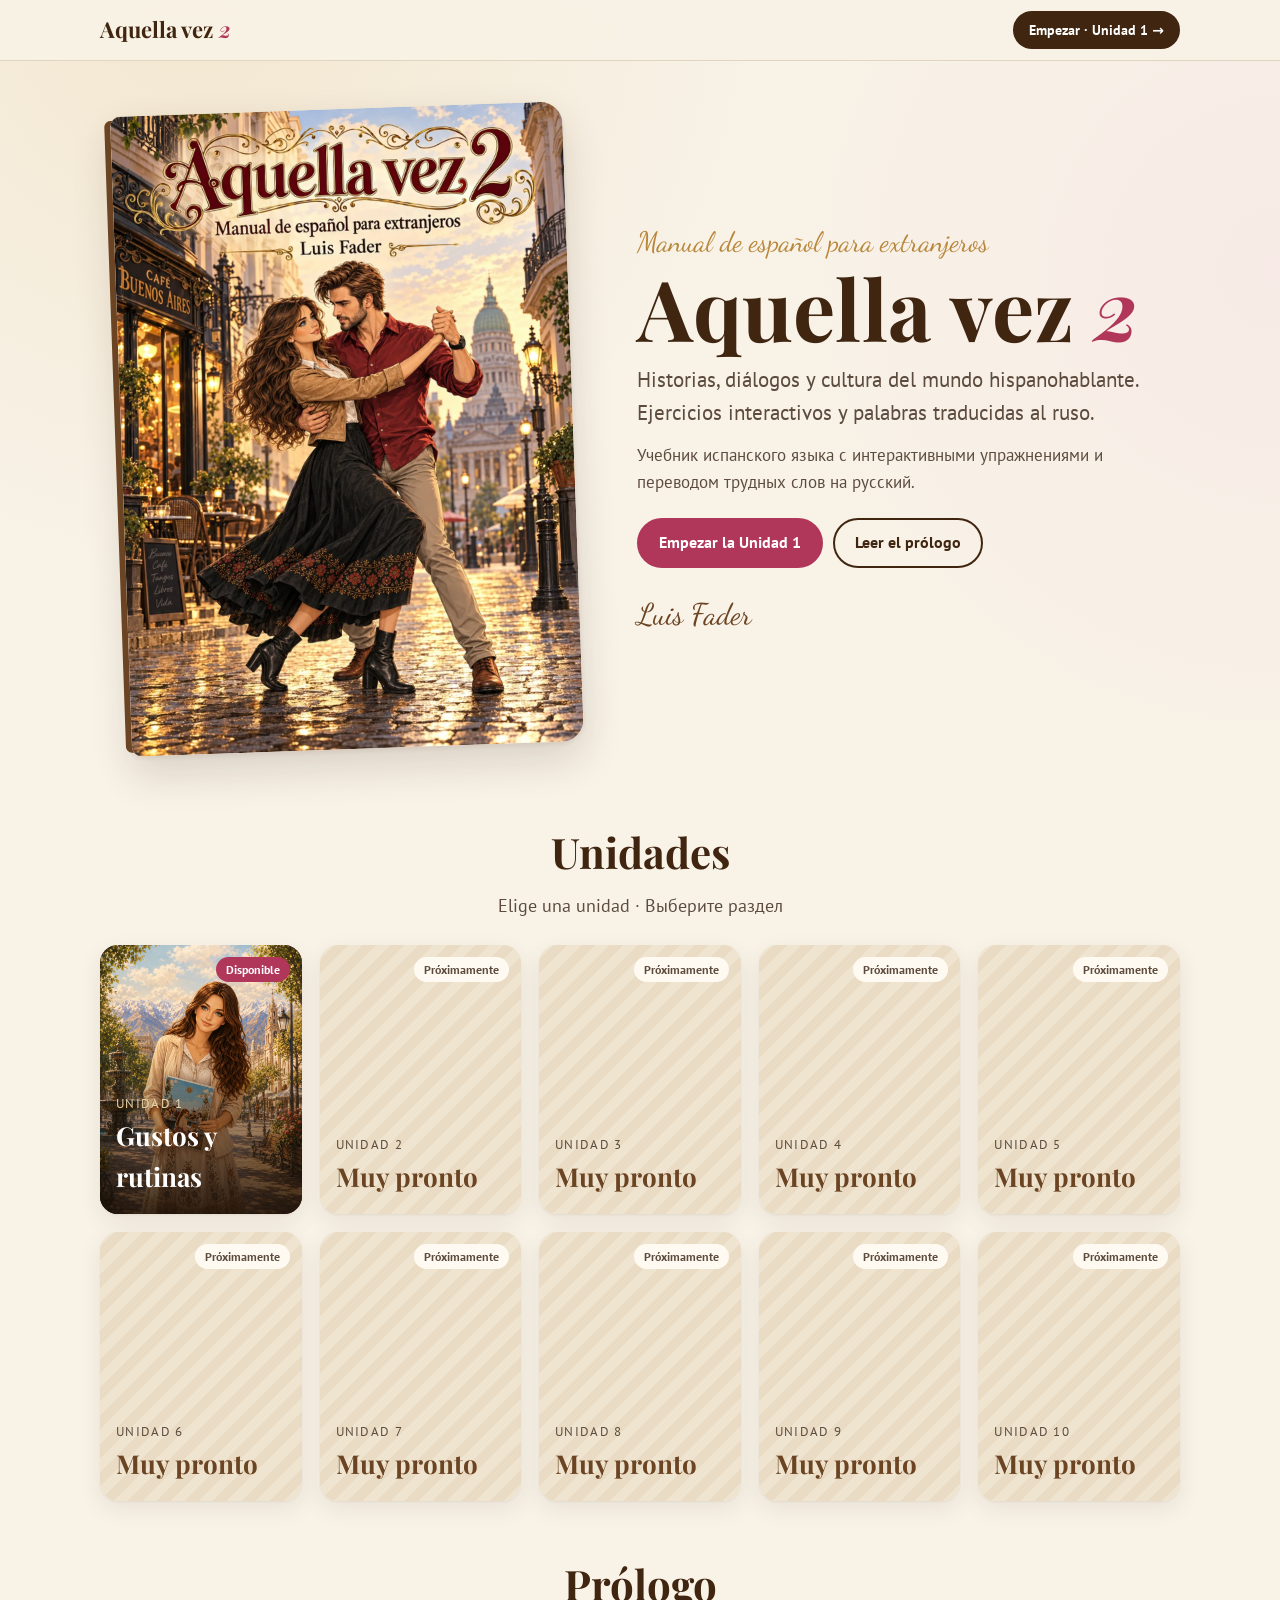
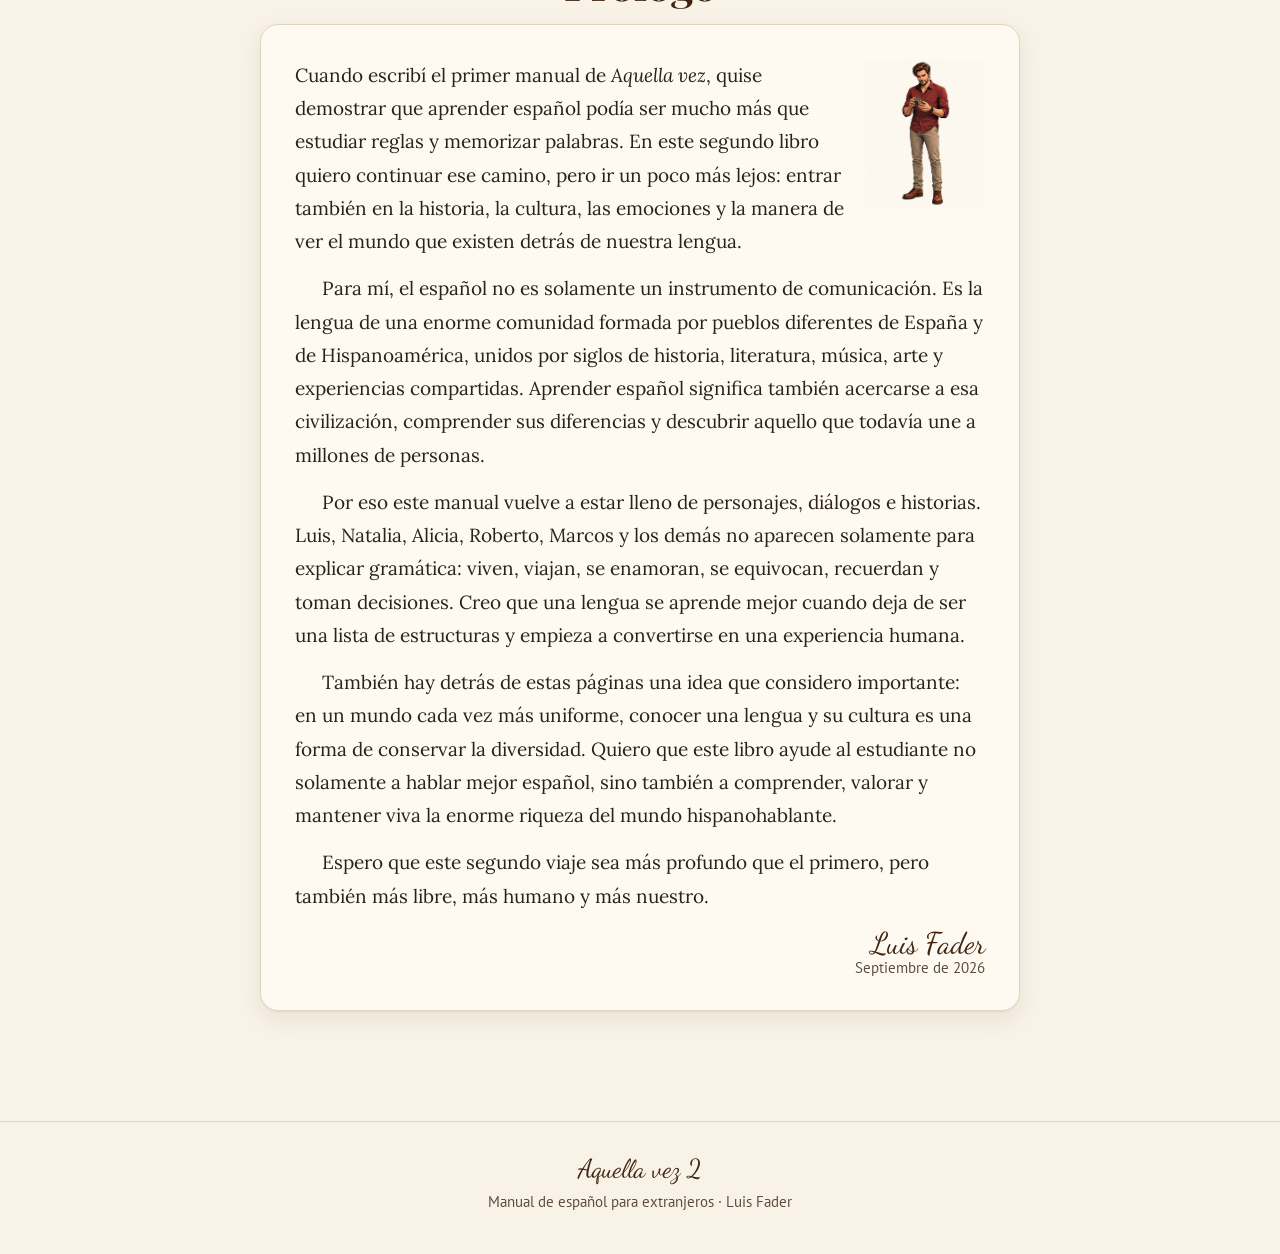
<file: index.html>
<!doctype html>
<html lang="es">
<head>
  <meta charset="utf-8">
  <meta name="viewport" content="width=device-width, initial-scale=1">
  <title>Aquella vez 2 · Manual de español · Luis Fader</title>
  <meta name="description" content="Aquella vez 2: manual de español para extranjeros de Luis Fader, con diálogos traducidos al ruso y ejercicios interactivos.">
  <meta name="theme-color" content="#402611">
  <link rel="icon" href="img/favicon.svg" type="image/svg+xml">
  <link rel="preconnect" href="https://fonts.googleapis.com">
  <link rel="preconnect" href="https://fonts.gstatic.com" crossorigin>
  <link href="https://fonts.googleapis.com/css2?family=Dancing+Script:wght@500;700&family=Lora:ital,wght@0,400;0,600;0,700;1,400&family=PT+Sans:ital,wght@0,400;0,700;1,400&family=Playfair+Display:ital,wght@0,600;0,700;1,600&display=swap&subset=cyrillic" rel="stylesheet">
  <link rel="stylesheet" href="css/estilos.css">
</head>
<body>
  <header class="barra">
    <div class="contenedor">
      <div class="barra__fila">
        <a class="marca" href="index.html">Aquella vez <span>2</span></a>
        <div class="barra__espacio"></div>
        <a class="btn btn--pequeno" href="unidad1.html">Empezar · Unidad 1 →</a>
      </div>
    </div>
  </header>

  <main class="contenedor">
    <section class="inicio-hero">
      <div class="inicio-hero__portada">
        <picture>
          <source srcset="img/portada-libro.webp" type="image/webp">
          <img src="img/portada-libro.jpg" alt="Portada de Aquella vez 2: una pareja baila tango en una calle de Buenos Aires">
        </picture>
      </div>
      <div>
        <p class="hero__antetitulo" style="color:var(--oro)">Manual de español para extranjeros</p>
        <h1>Aquella vez <span>2</span></h1>
        <p class="sub">Historias, diálogos y cultura del mundo hispanohablante. Ejercicios interactivos y palabras traducidas al ruso.</p>
        <p class="sub" style="font-size:17px;margin-top:-10px">Учебник испанского языка с интерактивными упражнениями и переводом трудных слов на русский.</p>
        <div class="acciones">
          <a class="btn btn--rosa" href="unidad1.html">Empezar la Unidad 1</a>
          <a class="btn btn--claro" href="#prologo">Leer el prólogo</a>
        </div>
        <p class="autor" style="margin:22px 0 0">Luis Fader</p>
      </div>
    </section>

    <h2 class="titulo-bloque">Unidades</h2>
    <p class="subtitulo-bloque">Elige una unidad · Выберите раздел</p>
    <div class="unidades" id="unidades">
      <a class="unidad" href="unidad1.html">
        <picture><source srcset="img/u1-portada.webp" type="image/webp"><img src="img/u1-portada.jpg" alt="" loading="lazy"></picture>
        <span class="unidad__sello">Disponible</span>
        <div class="unidad__texto"><small>Unidad 1</small><strong>Gustos y rutinas</strong></div>
      </a>
    </div>

    <section class="prologo" id="prologo">
      <h2 class="titulo-bloque">Prólogo</h2>
      <div class="tarjeta">
        <img src="img/u1-a-img40.jpg" alt="" style="float:right;width:120px;margin:0 0 10px 16px;mix-blend-mode:multiply" loading="lazy">
        <div class="lectura">
          <p>Cuando escribí el primer manual de <i>Aquella vez</i>, quise demostrar que aprender español podía ser mucho más que estudiar reglas y memorizar palabras. En este segundo libro quiero continuar ese camino, pero ir un poco más lejos: entrar también en la historia, la cultura, las emociones y la manera de ver el mundo que existen detrás de nuestra lengua.</p>
          <p>Para mí, el español no es solamente un instrumento de comunicación. Es la lengua de una enorme comunidad formada por pueblos diferentes de España y de Hispanoamérica, unidos por siglos de historia, literatura, música, arte y experiencias compartidas. Aprender español significa también acercarse a esa civilización, comprender sus diferencias y descubrir aquello que todavía une a millones de personas.</p>
          <p>Por eso este manual vuelve a estar lleno de personajes, diálogos e historias. Luis, Natalia, Alicia, Roberto, Marcos y los demás no aparecen solamente para explicar gramática: viven, viajan, se enamoran, se equivocan, recuerdan y toman decisiones. Creo que una lengua se aprende mejor cuando deja de ser una lista de estructuras y empieza a convertirse en una experiencia humana.</p>
          <p>También hay detrás de estas páginas una idea que considero importante: en un mundo cada vez más uniforme, conocer una lengua y su cultura es una forma de conservar la diversidad. Quiero que este libro ayude al estudiante no solamente a hablar mejor español, sino también a comprender, valorar y mantener viva la enorme riqueza del mundo hispanohablante.</p>
          <p>Espero que este segundo viaje sea más profundo que el primero, pero también más libre, más humano y más nuestro.</p>
        </div>
        <p class="prologo__firma">Luis Fader<small>Septiembre de 2026</small></p>
      </div>
    </section>
  </main>

  <footer class="pie">
    <div class="contenedor">
      <span class="firma">Aquella vez 2</span>
      Manual de español para extranjeros · Luis Fader
    </div>
  </footer>

  <script>
    // Unidades que todavía no están en línea
    (function () {
      var cont = document.getElementById("unidades");
      for (var n = 2; n <= 10; n++) {
        var d = document.createElement("div");
        d.className = "unidad unidad--pronto";
        d.innerHTML = '<span class="unidad__sello">Próximamente</span><div class="unidad__texto"><small>Unidad ' + n + '</small><strong>Muy pronto</strong></div>';
        cont.appendChild(d);
      }
    })();
  </script>
</body>
</html>
</file>
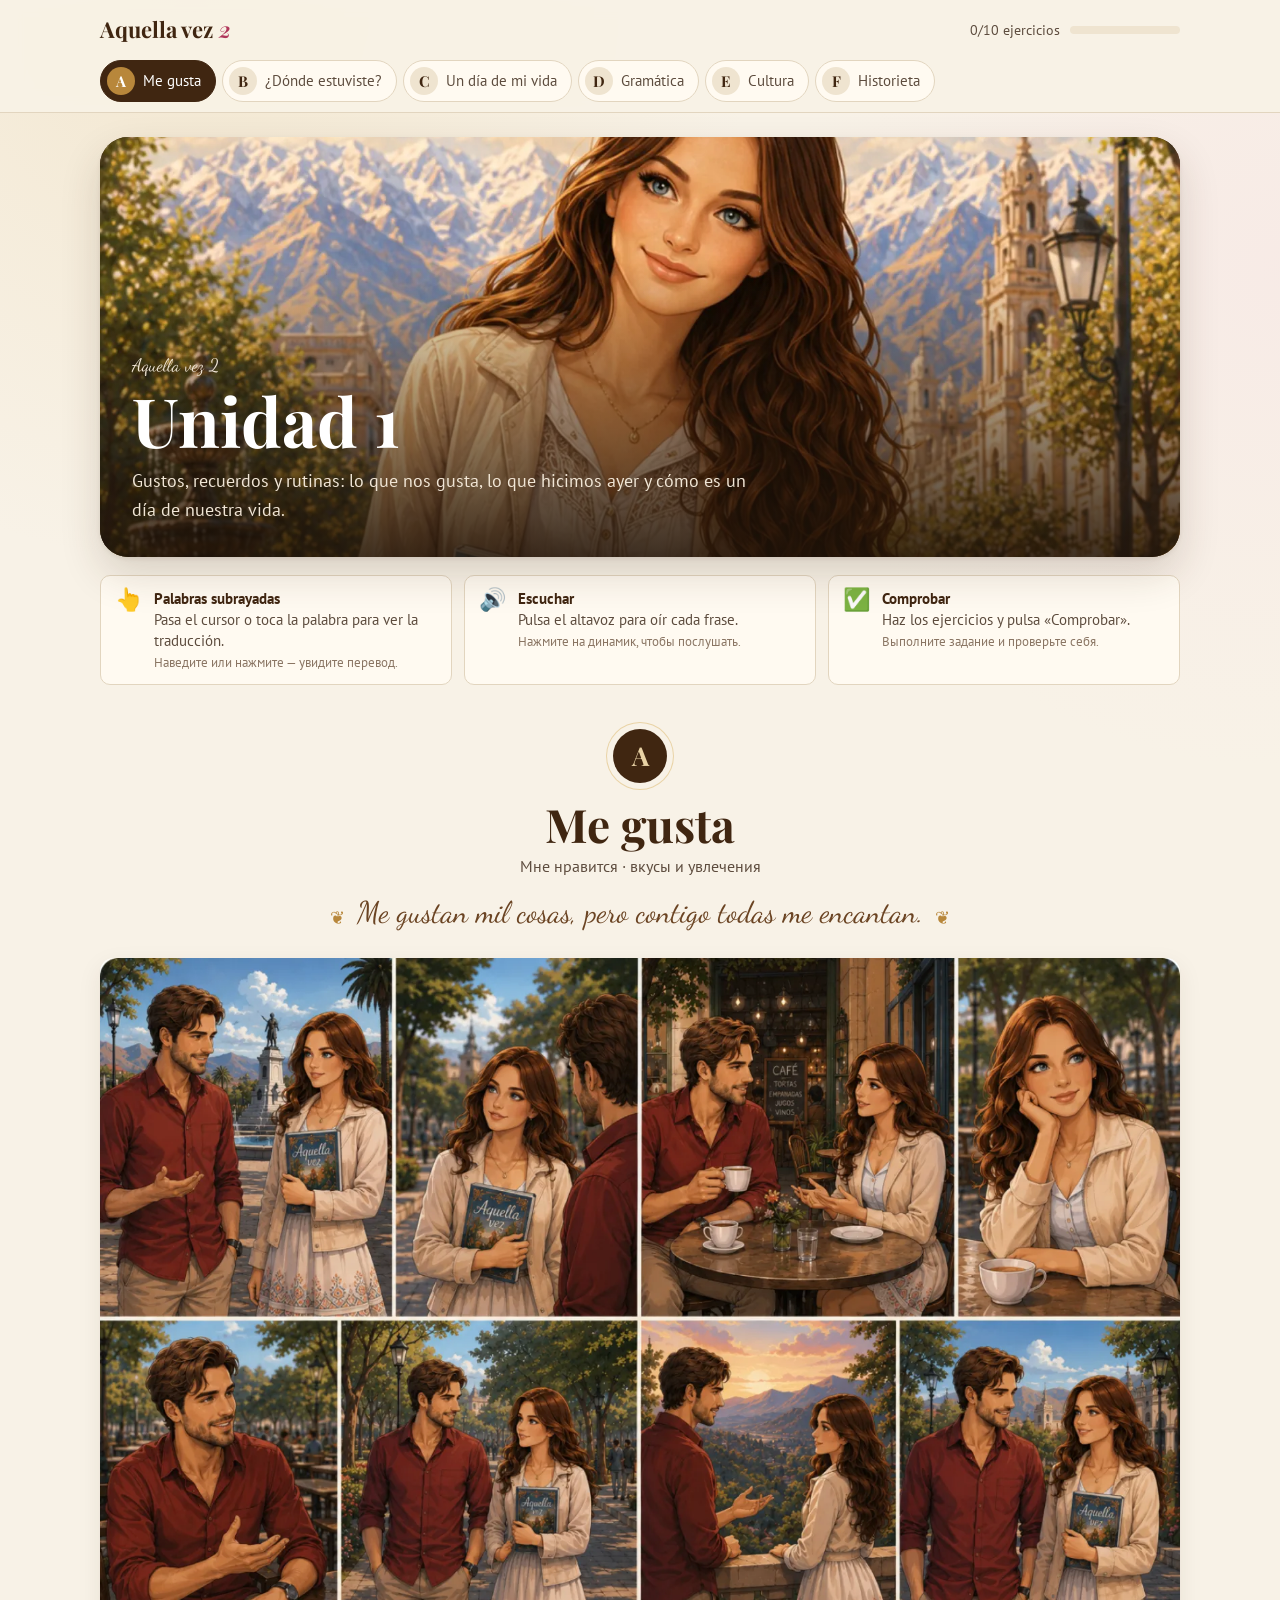
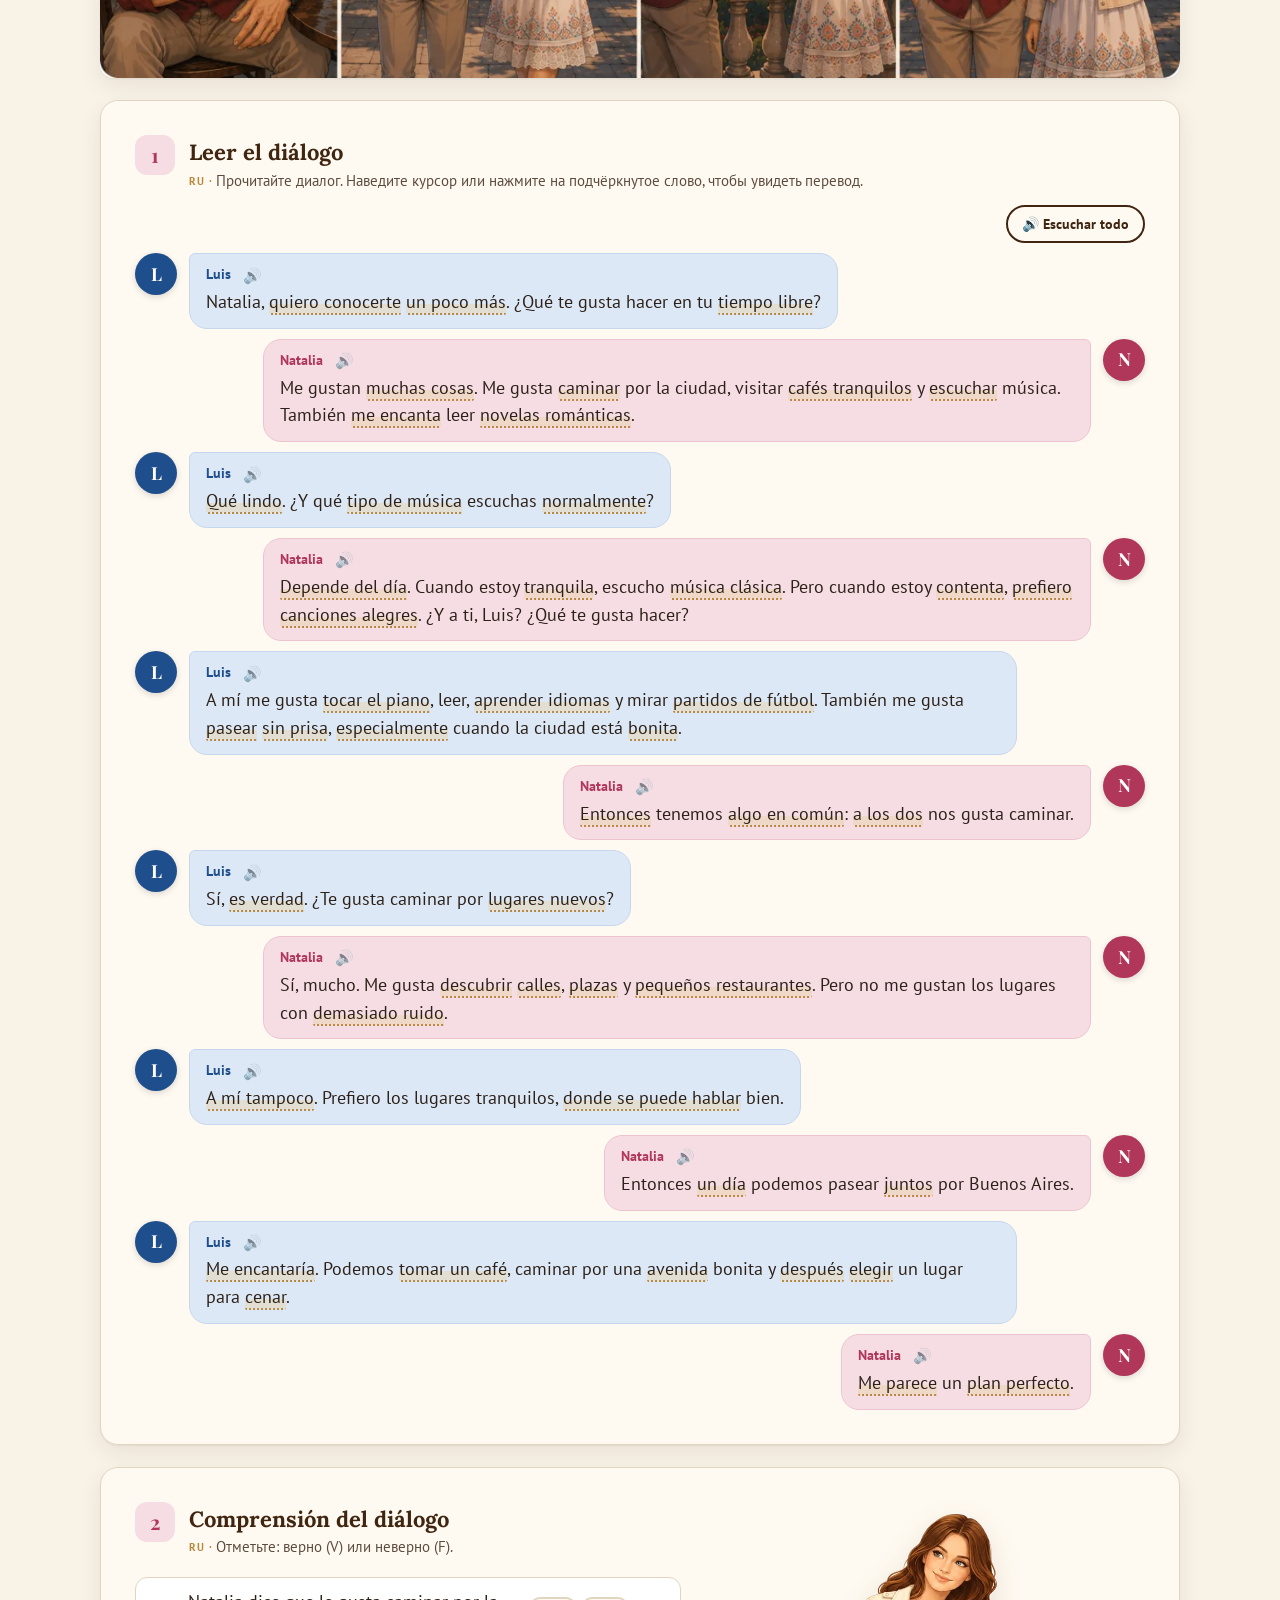
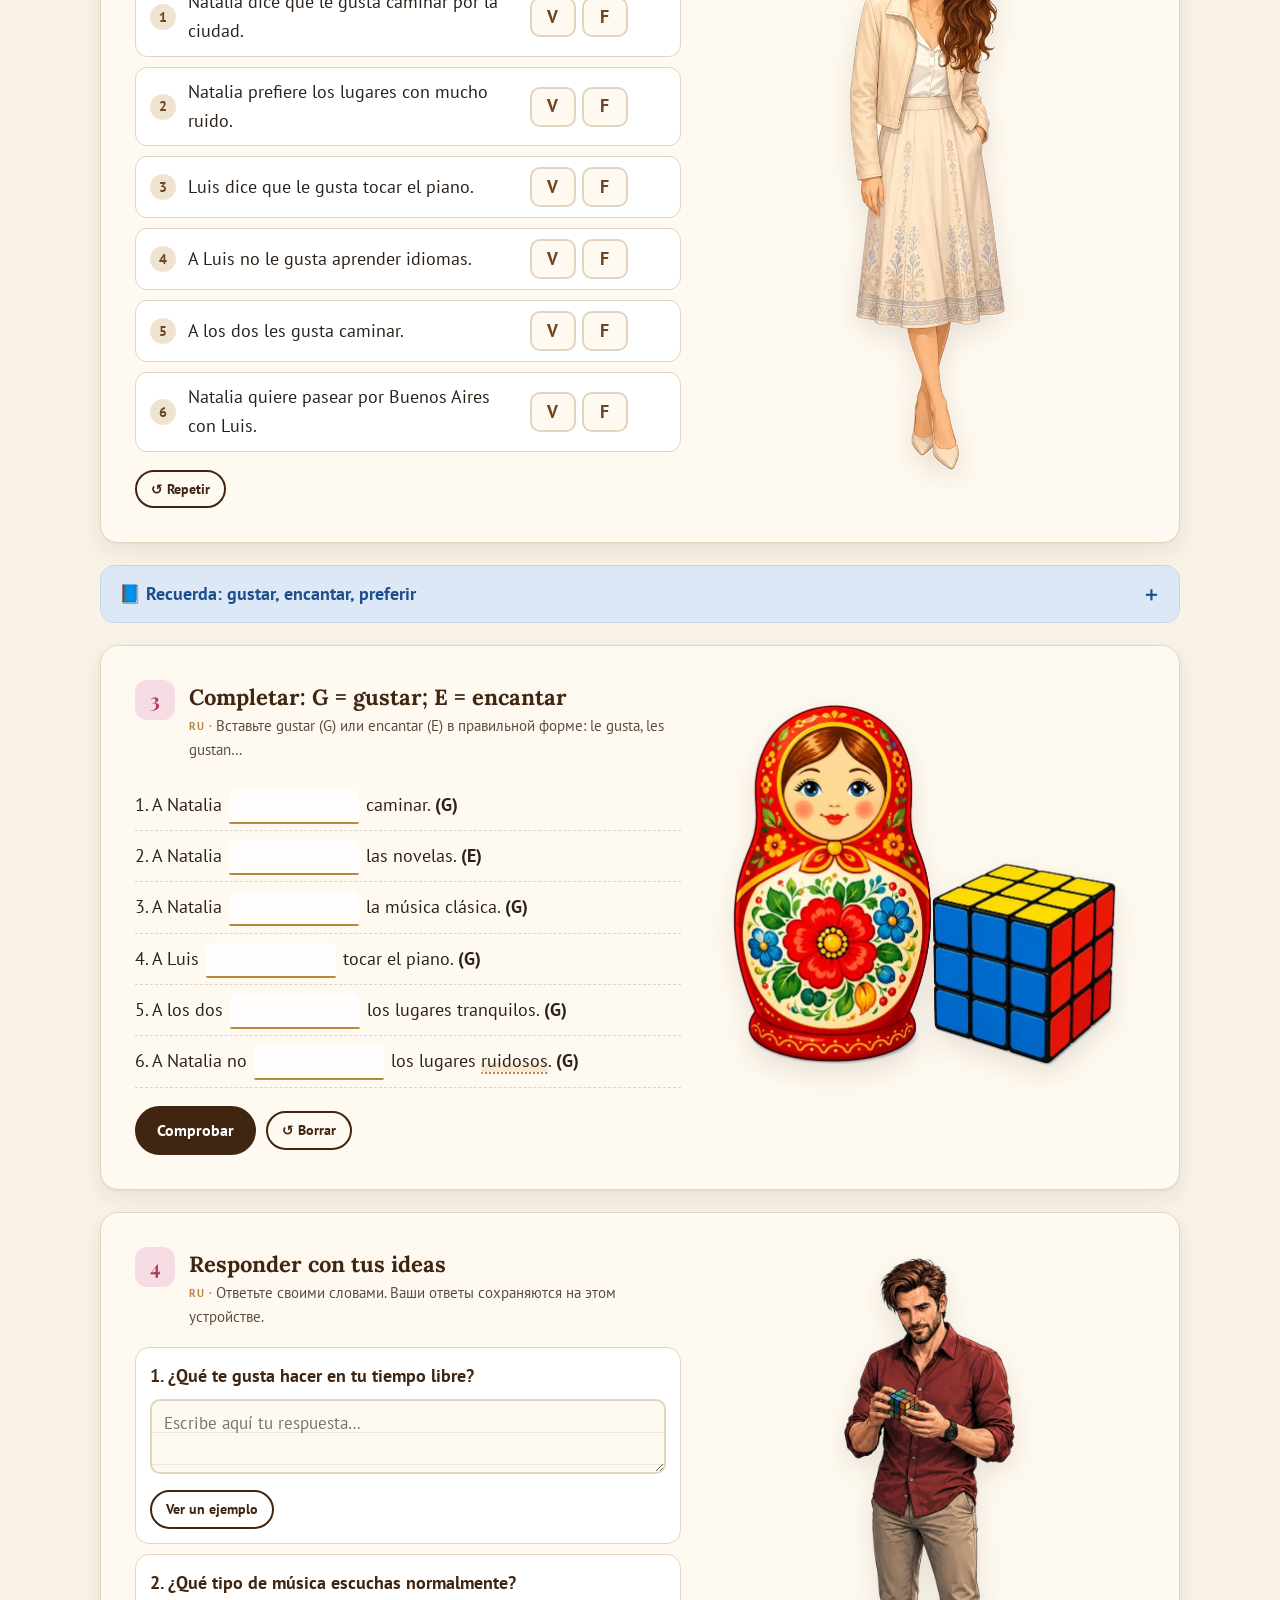
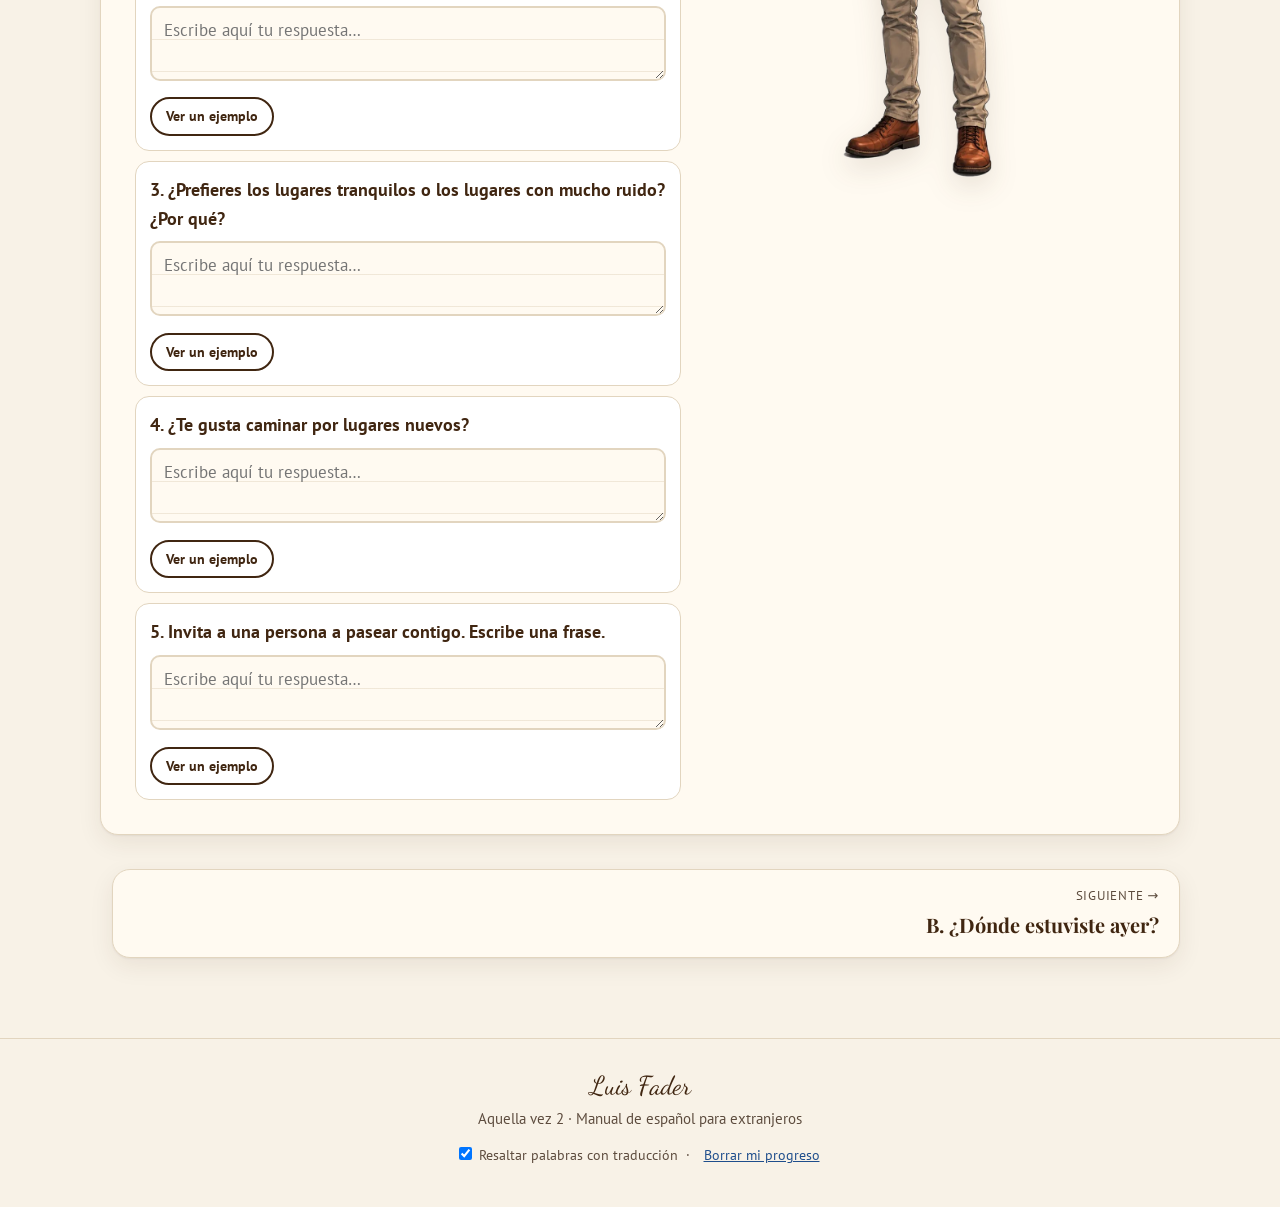
<file: unidad1.html>
<!doctype html>
<html lang="es">
<head>
  <meta charset="utf-8">
  <meta name="viewport" content="width=device-width, initial-scale=1">
  <title>Unidad 1 · Aquella vez 2</title>
  <meta name="description" content="Aquella vez 2, manual de español de Luis Fader. Unidad 1: diálogos con traducción al ruso y ejercicios interactivos.">
  <meta name="theme-color" content="#402611">
  <link rel="icon" href="img/favicon.svg" type="image/svg+xml">
  <link rel="preconnect" href="https://fonts.googleapis.com">
  <link rel="preconnect" href="https://fonts.gstatic.com" crossorigin>
  <link href="https://fonts.googleapis.com/css2?family=Dancing+Script:wght@500;700&family=Lora:ital,wght@0,400;0,600;0,700;1,400&family=PT+Sans:ital,wght@0,400;0,700;1,400&family=Playfair+Display:ital,wght@0,600;0,700;1,600&display=swap&subset=cyrillic" rel="stylesheet">
  <link rel="stylesheet" href="css/estilos.css">
</head>
<body>
  <header class="barra">
    <div class="contenedor">
      <div class="barra__fila">
        <a class="marca" href="index.html" title="Volver al inicio">Aquella vez <span>2</span></a>
        <div class="barra__espacio"></div>
        <div class="progreso-mini" title="Ejercicios completados en esta unidad">
          <span>0/0 ejercicios</span>
          <div class="progreso-mini__barra"><i></i></div>
        </div>
      </div>
      <nav class="pestanas" id="pestanas" aria-label="Apartados de la unidad"></nav>
    </div>
  </header>

  <div class="contenedor">
    <section class="hero" aria-label="Portada de la unidad">
      <picture>
        <source srcset="img/u1-portada.webp" type="image/webp">
        <img class="hero__fondo" src="img/u1-portada.jpg" alt="Natalia en una plaza con el manual en las manos">
      </picture>
      <div class="hero__texto">
        <p class="hero__antetitulo">Aquella vez 2</p>
        <h1>Unidad 1</h1>
        <p>Gustos, recuerdos y rutinas: lo que nos gusta, lo que hicimos ayer y cómo es un día de nuestra vida.</p>
      </div>
    </section>

    <div class="guia" aria-label="Cómo usar esta página">
      <div class="guia__item"><span class="icono">👆</span><div><strong>Palabras subrayadas</strong>Pasa el cursor o toca la palabra para ver la traducción.<br><small>Наведите или нажмите — увидите перевод.</small></div></div>
      <div class="guia__item"><span class="icono">🔊</span><div><strong>Escuchar</strong>Pulsa el altavoz para oír cada frase.<br><small>Нажмите на динамик, чтобы послушать.</small></div></div>
      <div class="guia__item"><span class="icono">✅</span><div><strong>Comprobar</strong>Haz los ejercicios y pulsa «Comprobar».<br><small>Выполните задание и проверьте себя.</small></div></div>
    </div>
  </div>

  <main class="contenedor" id="secciones"></main>

  <footer class="pie">
    <div class="contenedor">
      <span class="firma">Luis Fader</span>
      Aquella vez 2 · Manual de español para extranjeros
      <p style="margin:12px 0 0;font-size:14px">
        <label style="cursor:pointer"><input type="checkbox" id="interruptor-glosario" checked> Resaltar palabras con traducción</label>
        &nbsp;·&nbsp; <button id="reiniciar" type="button" style="background:none;border:0;color:var(--azul);text-decoration:underline;cursor:pointer;font-size:14px">Borrar mi progreso</button>
      </p>
    </div>
  </footer>

  <script src="js/manual.js"></script>
  <script src="js/unidad1.js"></script>
  <script>Manual.montarUnidad(window.UNIDAD);</script>
</body>
</html>
</file>
<file: css/estilos.css>
/* ==========================================================
   Aquella vez 2 · Manual de español · Luis Fader
   ========================================================== */

:root {
  --papel: #f8f2e7;
  --papel-2: #fffaf1;
  --papel-3: #efe4d0;
  --tinta: #2c2118;
  --tinta-suave: #5d4c3e;
  --cafe: #402611;
  --cafe-2: #6b4423;
  --oro: #b8873b;
  --oro-claro: #e9d3a6;
  --rosa: #b0365a;
  --rosa-claro: #f6dde4;
  --azul: #1f4e8c;
  --azul-claro: #dde8f6;
  --naranja: #c0611b;
  --naranja-claro: #f8e3d2;
  --verde: #2f7d4f;
  --verde-claro: #dcf0e3;
  --rojo: #b33a3a;
  --rojo-claro: #f8dede;
  --ambar: #a86b00;
  --ambar-claro: #fbeccb;
  --linea: #e2d5bf;
  --sombra: 0 1px 2px rgba(64, 38, 17, .06), 0 8px 24px rgba(64, 38, 17, .08);
  --sombra-fuerte: 0 2px 4px rgba(64, 38, 17, .08), 0 18px 40px rgba(64, 38, 17, .16);
  --radio: 18px;
  --radio-s: 10px;
  --serif: "Playfair Display", "Lora", Georgia, serif;
  --serif-texto: "Lora", Georgia, serif;
  --sans: "PT Sans", "Segoe UI", system-ui, sans-serif;
  --mano: "Dancing Script", cursive;
  --ancho: 1080px;
}

* { box-sizing: border-box; }
html { scroll-behavior: smooth; -webkit-text-size-adjust: 100%; }
body {
  margin: 0;
  background: var(--papel);
  background-image:
    radial-gradient(circle at 15% 0%, rgba(233, 211, 166, .35), transparent 40%),
    radial-gradient(circle at 100% 30%, rgba(246, 221, 228, .35), transparent 35%);
  background-attachment: fixed;
  color: var(--tinta);
  font-family: var(--sans);
  font-size: 18px;
  line-height: 1.6;
}
img { max-width: 100%; display: block; }
a { color: var(--azul); }
button { font: inherit; color: inherit; }
:focus-visible { outline: 3px solid var(--oro); outline-offset: 2px; border-radius: 6px; }

.contenedor { width: min(var(--ancho), 100% - 32px); margin-inline: auto; }

/* ---------- Barra superior ---------- */
.barra {
  position: sticky; top: 0; z-index: 40;
  background: rgba(248, 242, 231, .92);
  backdrop-filter: saturate(1.4) blur(10px);
  -webkit-backdrop-filter: saturate(1.4) blur(10px);
  border-bottom: 1px solid var(--linea);
}
.barra__fila { display: flex; align-items: center; gap: 14px; min-height: 60px; }
.marca {
  display: flex; align-items: baseline; gap: 6px;
  text-decoration: none; color: var(--cafe);
  font-family: var(--serif); font-weight: 700; font-size: 22px; white-space: nowrap;
}
.marca span { font-style: italic; color: var(--rosa); }
.barra__espacio { flex: 1; }
.progreso-mini { display: flex; align-items: center; gap: 10px; font-size: 14px; color: var(--tinta-suave); }
.progreso-mini__barra { width: 110px; height: 8px; border-radius: 99px; background: var(--papel-3); overflow: hidden; }
.progreso-mini__barra i { display: block; height: 100%; width: 0; background: linear-gradient(90deg, var(--oro), var(--rosa)); border-radius: inherit; transition: width .5s; }

/* pestañas de secciones */
.pestanas {
  display: flex; gap: 6px; overflow-x: auto; scrollbar-width: none;
  padding: 0 0 10px; margin: 0;
}
.pestanas::-webkit-scrollbar { display: none; }
.pestana {
  flex: none; display: flex; align-items: center; gap: 8px;
  border: 1px solid var(--linea); background: var(--papel-2);
  border-radius: 99px; padding: 6px 14px 6px 6px;
  cursor: pointer; font-size: 15px; color: var(--tinta-suave);
  transition: background .2s, border-color .2s, color .2s, transform .15s;
  text-decoration: none;
}
.pestana:hover { border-color: var(--oro); color: var(--cafe); }
.pestana b {
  display: grid; place-items: center; width: 28px; height: 28px; border-radius: 50%;
  background: var(--papel-3); color: var(--cafe); font-family: var(--serif); font-size: 15px;
}
.pestana[aria-current="page"] { background: var(--cafe); color: #fff; border-color: var(--cafe); }
.pestana[aria-current="page"] b { background: var(--oro); color: #fff; }
.pestana.hecha b::after { content: "✓"; position: absolute; font-size: 0; }
.pestana .ok { color: var(--verde); font-weight: 700; display: none; }
.pestana.hecha .ok { display: inline; }
.pestana[aria-current="page"] .ok { color: #9fe0b5; }

/* ---------- Portada de la unidad ---------- */
.hero {
  position: relative; overflow: hidden;
  margin: 24px auto 0; border-radius: 28px;
  min-height: 420px; display: grid; align-items: end;
  background: var(--cafe); color: #fff;
  box-shadow: var(--sombra-fuerte);
}
.hero picture, .hero img.hero__fondo { position: absolute; inset: 0; width: 100%; height: 100%; }
.hero img { width: 100%; height: 100%; object-fit: cover; object-position: center 30%; }
.hero::after {
  content: ""; position: absolute; inset: 0;
  background: linear-gradient(180deg, rgba(30, 18, 8, 0) 30%, rgba(30, 18, 8, .85) 100%);
}
.hero__texto { position: relative; z-index: 1; padding: 32px; max-width: 680px; }
.hero__antetitulo { font-family: var(--mano); font-size: 28px; color: var(--oro-claro); margin: 0; }
.hero h1 { font-family: var(--serif); font-size: clamp(40px, 7vw, 68px); line-height: 1.05; margin: 4px 0 12px; }
.hero p { margin: 0; font-size: 18px; color: #f1e6d6; }

/* ---------- Guía de uso ---------- */
.guia {
  display: grid; grid-template-columns: repeat(auto-fit, minmax(220px, 1fr)); gap: 12px;
  margin: 18px auto 0;
}
.guia__item {
  display: flex; gap: 12px; align-items: flex-start;
  background: var(--papel-2); border: 1px solid var(--linea); border-radius: var(--radio-s);
  padding: 12px 14px; font-size: 15px; line-height: 1.4; color: var(--tinta-suave);
}
.guia__item .icono { font-size: 22px; line-height: 1; }
.guia__item strong { color: var(--cafe); display: block; font-size: 15px; }
.guia__item small { color: #8a7563; }

/* ---------- Sección ---------- */
main { padding-bottom: 40px; }
.seccion { display: none; animation: aparecer .45s ease both; }
.seccion.activa { display: block; }
@keyframes aparecer { from { opacity: 0; transform: translateY(10px); } to { opacity: 1; transform: none; } }

.seccion__cabecera { text-align: center; margin: 44px auto 26px; max-width: 760px; }
.seccion__letra {
  display: inline-grid; place-items: center; width: 54px; height: 54px; border-radius: 50%;
  background: var(--cafe); color: var(--oro-claro); font-family: var(--serif); font-size: 26px; font-weight: 700;
  box-shadow: 0 0 0 6px var(--papel), 0 0 0 7px var(--oro-claro);
}
.seccion__cabecera h2 { font-family: var(--serif); color: var(--cafe); font-size: clamp(32px, 5vw, 46px); line-height: 1.1; margin: 16px 0 4px; }
.seccion__ru { color: var(--tinta-suave); font-size: 16px; margin: 0; }
.lema {
  font-family: var(--mano); font-size: clamp(22px, 3.4vw, 30px); color: var(--cafe-2);
  margin: 14px 0 0; line-height: 1.3;
}
.lema::before, .lema::after { content: "❦"; font-family: var(--serif); font-size: 18px; color: var(--oro); margin: 0 12px; vertical-align: middle; }

/* ---------- Tarjetas / bloques ---------- */
.tarjeta {
  background: var(--papel-2); border: 1px solid var(--linea); border-radius: var(--radio);
  box-shadow: var(--sombra); padding: clamp(18px, 3.5vw, 34px);
  margin: 0 0 22px; position: relative;
}
.tarjeta--con-imagen { display: grid; grid-template-columns: minmax(0, 1.25fr) minmax(0, 1fr); gap: 28px; align-items: start; }
.tarjeta--con-imagen.imagen-izq { grid-template-columns: minmax(0, 1fr) minmax(0, 1.25fr); }
.tarjeta--con-imagen.imagen-izq .tarjeta__imagen { order: -1; }
.tarjeta__imagen { position: sticky; top: 130px; }
.tarjeta__imagen img, .figura img {
  border-radius: 14px; width: 100%; height: auto;
  box-shadow: var(--sombra);
}
.figura { margin: 0 0 22px; }
.figura--ancha img { aspect-ratio: auto; }
.figura figcaption { font-size: 14px; color: var(--tinta-suave); text-align: center; margin-top: 8px; }

.ej-cabecera { display: flex; gap: 14px; align-items: flex-start; margin-bottom: 18px; }
.ej-num {
  flex: none; display: grid; place-items: center; width: 40px; height: 40px; border-radius: 12px;
  background: var(--rosa-claro); color: var(--rosa); font-weight: 700; font-family: var(--serif); font-size: 20px;
}
.ej-titulos h3 { margin: 4px 0 2px; font-family: var(--serif-texto); font-size: 22px; line-height: 1.25; color: var(--cafe); }
.ej-titulos .ru { margin: 0; font-size: 15px; color: var(--tinta-suave); }
.ej-titulos .ru::before { content: "RU · "; font-size: 11px; letter-spacing: .08em; font-weight: 700; color: var(--oro); vertical-align: 1px; }
.etiqueta {
  display: inline-block; font-size: 12px; font-weight: 700; letter-spacing: .06em; text-transform: uppercase;
  padding: 2px 9px; border-radius: 99px; background: var(--papel-3); color: var(--cafe-2); margin-left: 8px; vertical-align: 3px;
}

.titulo-texto { line-height: 1.3; font-family: var(--serif); text-align: center; color: var(--cafe); letter-spacing: .04em; font-size: 22px; margin: 6px 0 16px; }

.recorte img { box-shadow: none !important; border-radius: 0 !important; filter: drop-shadow(0 10px 14px rgba(64, 38, 17, .12)); }
.tarjeta__imagen .recorte img { max-height: 620px; width: auto; margin-inline: auto; }

/* ---------- Diálogo ---------- */
.dialogo { display: flex; flex-direction: column; gap: 10px; }
.dialogo__intro { font-style: italic; color: var(--tinta-suave); margin: 0 0 4px; }
.replica { display: flex; gap: 12px; align-items: flex-start; }
.replica.der { flex-direction: row-reverse; }
.avatar {
  flex: none; width: 42px; height: 42px; border-radius: 50%;
  display: grid; place-items: center; color: #fff; font-weight: 700; font-family: var(--serif); font-size: 18px;
  box-shadow: 0 2px 6px rgba(0, 0, 0, .15);
}
.burbuja {
  position: relative; max-width: 82%;
  background: #fff; border: 1px solid var(--linea); border-radius: 18px;
  padding: 10px 16px 12px; line-height: 1.55;
}
.replica.izq .burbuja { border-top-left-radius: 6px; }
.replica.der .burbuja { border-top-right-radius: 6px; }
.burbuja__nombre { display: flex; align-items: center; gap: 8px; font-weight: 700; font-size: 14px; margin-bottom: 2px; }
.p-luis .avatar { background: var(--azul); }
.p-luis .burbuja { background: var(--azul-claro); border-color: #c6d6ec; }
.p-luis .burbuja__nombre { color: var(--azul); }
.p-natalia .avatar { background: var(--rosa); }
.p-natalia .burbuja { background: var(--rosa-claro); border-color: #ecc4cf; }
.p-natalia .burbuja__nombre { color: var(--rosa); }
.p-alicia .avatar { background: var(--naranja); }
.p-alicia .burbuja { background: var(--naranja-claro); border-color: #efcaae; }
.p-alicia .burbuja__nombre { color: var(--naranja); }

.btn-voz {
  border: 0; background: transparent; cursor: pointer; padding: 2px 4px; border-radius: 6px;
  font-size: 15px; line-height: 1; opacity: .55; transition: opacity .2s, background .2s;
}
.btn-voz:hover, .btn-voz.sonando { opacity: 1; background: rgba(255, 255, 255, .7); }
.btn-voz.sonando { animation: latido 1s infinite; }
@keyframes latido { 50% { transform: scale(1.2); } }

/* ---------- Texto de lectura ---------- */
.lectura { font-family: var(--serif-texto); font-size: 19px; line-height: 1.75; }
.lectura p { margin: 0 0 14px; }
.lectura p:first-letter { }
.lectura .capitular::first-letter {
  float: left; font-family: var(--serif); font-size: 64px; line-height: .9; padding: 6px 10px 0 0; color: var(--rosa);
}
.barra-lectura { display: flex; justify-content: flex-end; gap: 8px; margin: -6px 0 10px; }

/* ---------- Glosario ---------- */
.g {
  cursor: help; border-bottom: 2px dotted var(--oro);
  background: linear-gradient(transparent 60%, rgba(233, 211, 166, .45) 60%);
  border-radius: 2px; transition: background .2s;
  -webkit-tap-highlight-color: transparent;
}
.g:hover, .g.activa { background: rgba(233, 211, 166, .9); }
.sin-glosario .g { border-bottom-color: transparent; background: none; }
.tooltip {
  position: fixed; z-index: 100; pointer-events: none;
  max-width: 260px; padding: 9px 13px 10px; border-radius: 12px;
  background: var(--cafe); color: #fff; box-shadow: var(--sombra-fuerte);
  font-size: 15px; line-height: 1.35;
  opacity: 0; transform: translateY(4px); transition: opacity .15s, transform .15s;
}
.tooltip.visible { opacity: 1; transform: none; }
.tooltip .es { display: block; font-size: 12px; color: var(--oro-claro); font-style: italic; margin-bottom: 2px; }
.tooltip .ruw { font-weight: 700; font-size: 16px; }
.tooltip::after {
  content: ""; position: absolute; left: var(--flecha, 50%); bottom: -6px; width: 12px; height: 12px;
  background: var(--cafe); transform: translateX(-50%) rotate(45deg);
}
.tooltip.abajo::after { bottom: auto; top: -6px; }

/* ---------- Ejercicios ---------- */
.lista-ej { list-style: none; padding: 0; margin: 0; display: flex; flex-direction: column; gap: 10px; }
.item {
  display: flex; align-items: center; gap: 12px; flex-wrap: wrap;
  padding: 10px 14px; border-radius: 12px; background: #fff; border: 1px solid var(--linea);
  transition: background .25s, border-color .25s;
}
.item__n { flex: none; width: 26px; height: 26px; border-radius: 50%; background: var(--papel-3); color: var(--cafe-2); font-size: 14px; font-weight: 700; display: grid; place-items: center; }
.item__texto { flex: 1 1 260px; }
.item.bien { background: var(--verde-claro); border-color: #b4dcc1; }
.item.mal { background: var(--rojo-claro); border-color: #ecbcbc; }

.vf { display: flex; gap: 6px; flex: none; }
.vf button, .opcion {
  min-width: 46px; height: 40px; padding: 0 12px; border-radius: 10px; cursor: pointer;
  border: 2px solid var(--linea); background: var(--papel-2); font-weight: 700; color: var(--cafe-2);
  transition: all .15s;
}
.vf button:hover, .opcion:hover { border-color: var(--oro); transform: translateY(-1px); }
.vf button.elegido, .opcion.elegido { background: var(--cafe); border-color: var(--cafe); color: #fff; }
.item.bien .elegido { background: var(--verde); border-color: var(--verde); }
.item.mal .elegido { background: var(--rojo); border-color: var(--rojo); }
.vf button[disabled] { cursor: default; transform: none; }

.marca-res { flex: none; font-size: 20px; width: 26px; text-align: center; }

/* huecos */
.texto-huecos { line-height: 2.35; font-size: 18px; }
.texto-huecos p { margin: 0 0 10px; }
.texto-huecos.lista p { padding: 4px 0; border-bottom: 1px dashed var(--linea); margin: 0; }
.hueco {
  display: inline-block; min-width: 130px; padding: 2px 10px; margin: 0 2px;
  font: inherit; font-weight: 700; color: var(--azul); text-align: center;
  border: 0; border-bottom: 2px solid var(--oro); background: rgba(255, 255, 255, .8); border-radius: 8px 8px 2px 2px;
  line-height: 1.6; vertical-align: baseline; transition: background .2s, border-color .2s;
}
.hueco:focus { outline: none; background: #fff; border-color: var(--azul); box-shadow: 0 0 0 3px var(--azul-claro); }
button.hueco { cursor: pointer; min-height: 34px; }
button.hueco:empty::before { content: "· · ·"; color: #c3b29a; font-weight: 400; }
button.hueco.activo { background: var(--ambar-claro); border-color: var(--ambar); box-shadow: 0 0 0 3px var(--ambar-claro); }
.hueco.bien { background: var(--verde-claro); border-color: var(--verde); color: var(--verde); }
.hueco.casi { background: var(--ambar-claro); border-color: var(--ambar); color: var(--ambar); }
.hueco.mal { background: var(--rojo-claro); border-color: var(--rojo); color: var(--rojo); }
.pista-letra { font-size: 13px; font-weight: 700; color: var(--oro); vertical-align: 2px; }
.correccion { display: inline-block; font-size: 14px; color: var(--verde); font-weight: 700; margin-left: 4px; }
.correccion::before { content: "→ "; }

/* banco de palabras */
.banco {
  display: flex; flex-wrap: wrap; gap: 8px; padding: 14px; margin: 0 0 18px;
  background: var(--papel); border: 2px dashed var(--oro-claro); border-radius: 14px;
  position: sticky; top: 118px; z-index: 5;
}
.banco__titulo { width: 100%; font-size: 13px; font-weight: 700; color: var(--cafe-2); letter-spacing: .05em; text-transform: uppercase; margin-bottom: -2px; }
.ficha {
  border: 1px solid var(--oro-claro); background: #fff; border-radius: 10px; padding: 4px 12px 5px;
  cursor: pointer; font-weight: 700; color: var(--cafe); line-height: 1.2; text-align: center;
  box-shadow: 0 2px 0 var(--oro-claro); transition: transform .12s, opacity .2s, box-shadow .12s;
}
.ficha small { display: block; font-weight: 400; font-size: 12px; color: var(--tinta-suave); }
.ficha:hover { transform: translateY(-2px); box-shadow: 0 4px 0 var(--oro-claro); }
.ficha.usada { opacity: .35; text-decoration: line-through; }
.banco--fijo { position: static; }

/* unir */
.unir { display: grid; grid-template-columns: 1fr 1fr; gap: 20px; }
.unir select, .select-bonito {
  font: inherit; font-size: 16px; padding: 6px 34px 6px 12px; border-radius: 10px; border: 2px solid var(--linea);
  background: #fff url("data:image/svg+xml,%3Csvg xmlns='http://www.w3.org/2000/svg' width='12' height='8'%3E%3Cpath d='M1 1l5 5 5-5' fill='none' stroke='%236b4423' stroke-width='2'/%3E%3C/svg%3E") no-repeat right 12px center;
  appearance: none; -webkit-appearance: none; cursor: pointer; color: var(--cafe);
}
.respuestas-unir { list-style: none; margin: 0; padding: 14px 16px; background: var(--papel); border-radius: 14px; border: 1px solid var(--linea); }
.respuestas-unir li { padding: 4px 0; }
.respuestas-unir b { color: var(--rosa); margin-right: 6px; }

/* ordenar */
.ordenar-item { padding: 14px; border-radius: 14px; background: #fff; border: 1px solid var(--linea); }
.ordenar-item.bien { background: var(--verde-claro); border-color: #b4dcc1; }
.ordenar-item.mal { background: var(--rojo-claro); border-color: #ecbcbc; }
.frase-armada {
  min-height: 48px; display: flex; flex-wrap: wrap; gap: 6px; align-items: center;
  padding: 6px 10px; border-radius: 10px; border: 2px dashed var(--linea); background: var(--papel); margin: 8px 0;
}
.frase-armada:empty::before { content: "Toca las palabras en orden…"; color: #b6a48c; font-size: 15px; }
.fichas-orden { display: flex; flex-wrap: wrap; gap: 6px; }
.ordenar-fila { display: flex; gap: 10px; align-items: center; flex-wrap: wrap; }

/* respuestas abiertas */
.abierta { padding: 14px; border-radius: 14px; background: #fff; border: 1px solid var(--linea); }
.abierta label { display: block; font-weight: 700; color: var(--cafe); margin-bottom: 8px; }
.abierta textarea {
  width: 100%; min-height: 72px; resize: vertical; font: inherit; font-size: 17px; line-height: 1.5;
  padding: 10px 12px; border-radius: 10px; border: 2px solid var(--linea); background: var(--papel-2);
  background-image: repeating-linear-gradient(transparent, transparent 31px, var(--linea) 32px);
  background-attachment: local;
}
.abierta textarea:focus { outline: none; border-color: var(--azul); background-color: #fff; }
.modelo {
  margin-top: 10px; padding: 10px 14px; border-left: 4px solid var(--oro); background: var(--papel);
  border-radius: 0 10px 10px 0; font-size: 16px; color: var(--tinta-suave);
}
.modelo b { color: var(--cafe); }
.guardado { font-size: 13px; color: var(--verde); opacity: 0; transition: opacity .3s; margin-left: 8px; }
.guardado.si { opacity: 1; }

/* ---------- Botones y resultado ---------- */
.acciones { display: flex; flex-wrap: wrap; align-items: center; gap: 10px; margin-top: 18px; }
.btn {
  display: inline-flex; align-items: center; gap: 8px; cursor: pointer;
  border-radius: 99px; padding: 10px 20px; font-weight: 700; font-size: 16px;
  border: 2px solid var(--cafe); background: var(--cafe); color: #fff;
  transition: transform .12s, background .2s, box-shadow .2s; text-decoration: none;
}
.btn:hover { transform: translateY(-1px); box-shadow: 0 6px 16px rgba(64, 38, 17, .25); }
.btn--claro { background: transparent; color: var(--cafe); }
.btn--claro:hover { background: var(--papel-3); }
.btn--pequeno { padding: 6px 14px; font-size: 14px; }
.btn--rosa { background: var(--rosa); border-color: var(--rosa); }
.resultado {
  font-weight: 700; padding: 8px 16px; border-radius: 99px; font-size: 16px;
  display: none; align-items: center; gap: 8px;
}
.resultado.ver { display: inline-flex; animation: aparecer .3s; }
.resultado.r-alto { background: var(--verde-claro); color: var(--verde); }
.resultado.r-medio { background: var(--ambar-claro); color: var(--ambar); }
.resultado.r-bajo { background: var(--rojo-claro); color: var(--rojo); }

/* ---------- Teoría / gramática ---------- */
.teoria h3 { font-family: var(--serif); color: var(--cafe); font-size: 26px; margin: 0 0 10px; }
.teoria h4 { font-family: var(--serif-texto); color: var(--rosa); font-size: 20px; margin: 26px 0 8px; }
.teoria p { margin: 0 0 10px; }
.ejemplos { list-style: none; padding: 0; margin: 8px 0 14px; }
.ejemplos li { padding: 6px 12px 6px 34px; position: relative; font-family: var(--serif-texto); }
.ejemplos li::before { content: "✦"; position: absolute; left: 10px; color: var(--oro); font-size: 14px; top: 9px; }
.ejemplos em { color: var(--rosa); font-style: normal; font-weight: 700; }
.correcto, .incorrecto { display: flex; gap: 10px; align-items: center; padding: 10px 14px; border-radius: 12px; margin: 6px 0; font-family: var(--serif-texto); }
.correcto { background: var(--verde-claro); }
.correcto::before { content: "✓"; color: var(--verde); font-weight: 700; font-size: 20px; }
.incorrecto { background: var(--rojo-claro); text-decoration: line-through; text-decoration-color: rgba(179, 58, 58, .5); }
.incorrecto::before { content: "✗"; color: var(--rojo); font-weight: 700; font-size: 20px; text-decoration: none; }
.tabla-formas { display: block; overflow-x: auto; max-width: 100%; width: 100%; border-collapse: separate; border-spacing: 0; margin: 10px 0; font-size: 17px; }
.tabla-formas tbody { display: table; width: 100%; }
.tabla-formas th, .tabla-formas td { padding: 8px 12px; white-space: nowrap; text-align: left; border-bottom: 1px solid var(--linea); }
.tabla-formas th { font-size: 13px; text-transform: uppercase; letter-spacing: .06em; color: var(--cafe-2); background: var(--papel); }
.tabla-formas td:first-child { color: var(--tinta-suave); }
.tabla-formas td b { color: var(--rosa); }

/* escala de frecuencia */
.escala { display: flex; flex-direction: column; gap: 8px; margin: 14px 0; }
.escala__fila {
  display: grid; grid-template-columns: 64px minmax(0, 1fr); gap: 12px; align-items: center;
  cursor: pointer; padding: 4px; border-radius: 12px; transition: background .2s;
}
.escala__fila:hover { background: var(--papel); }
.escala__pct { font-family: var(--serif); font-weight: 700; font-size: 20px; color: var(--cafe); text-align: right; }
.escala__barra { position: relative; height: 48px; border-radius: 12px; background: var(--papel-3); overflow: hidden; }
.escala__relleno {
  position: absolute; inset: 0 auto 0 0; border-radius: inherit;
  background: linear-gradient(90deg, #eeb3c3, #f6d3dc);
  width: 0; transition: width 1s cubic-bezier(.2, .8, .2, 1);
}
.escala__palabra { position: absolute; inset: 0; display: flex; align-items: center; gap: 10px; padding: 0 14px; font-weight: 700; color: var(--cafe); white-space: nowrap; overflow: hidden; }
.escala__palabra small { font-weight: 400; color: var(--tinta-suave); }
.escala__ejemplo { grid-column: 2; font-family: var(--serif-texto); font-size: 16px; color: var(--tinta-suave); padding: 0 6px 6px; display: none; }
.escala__fila.abierta .escala__ejemplo { display: block; }

.posiciones { display: grid; grid-template-columns: repeat(auto-fit, minmax(240px, 1fr)); gap: 12px; margin: 12px 0; }
.posicion { background: #fff; border: 1px solid var(--linea); border-radius: 14px; padding: 14px 16px; }
.posicion h5 { margin: 0 0 6px; font-size: 15px; color: var(--azul); text-transform: uppercase; letter-spacing: .05em; }
.posicion p { margin: 4px 0; font-family: var(--serif-texto); font-size: 16px; }
.posicion mark { background: var(--rosa-claro); color: var(--rosa); padding: 0 4px; border-radius: 4px; font-weight: 700; }

/* desplegables (pistas de gramática) */
details.pista {
  background: var(--azul-claro); border: 1px solid #c6d6ec; border-radius: 14px; margin: 0 0 22px; overflow: hidden;
}
details.pista summary {
  cursor: pointer; list-style: none; padding: 12px 18px; font-weight: 700; color: var(--azul);
  display: flex; align-items: center; gap: 10px;
}
details.pista summary::-webkit-details-marker { display: none; }
details.pista summary::after { content: "＋"; margin-left: auto; font-size: 20px; transition: transform .2s; }
details.pista[open] summary::after { transform: rotate(45deg); }
details.pista .pista__cuerpo { padding: 0 20px 18px; }
details.pista .pista__cuerpo p { margin: 6px 0; }

/* ¿Sabías que? */
.sabias {
  display: flex; gap: 16px; align-items: flex-start;
  background: linear-gradient(135deg, #fff6e4, #fdeef2); border: 1px solid var(--oro-claro);
  border-radius: var(--radio); padding: 20px 22px; margin: 0 0 22px;
}
.sabias__icono { font-size: 34px; line-height: 1; }
.sabias h4 { margin: 0 0 4px; font-family: var(--serif); color: #8b2e2e; font-size: 20px; }
.sabias p { margin: 0; }

/* cultura: H / L */
.hl { display: grid; grid-template-columns: repeat(auto-fill, minmax(240px, 1fr)); gap: 10px; }
.hl .item { justify-content: space-between; }
.hl .item__texto { flex: 1 1 auto; font-weight: 700; color: var(--cafe); }

/* historieta */
.historieta { text-align: center; }
.historieta img { margin-inline: auto; border-radius: 12px; cursor: zoom-in; box-shadow: var(--sombra-fuerte); max-height: none; }
.visor {
  position: fixed; inset: 0; z-index: 200; background: rgba(20, 12, 6, .92);
  display: none; overflow: auto; cursor: zoom-out; padding: 20px;
}
.visor.abierto { display: block; }
.visor img { margin: 0 auto; width: min(1600px, 100%); height: auto; border-radius: 8px; }
.visor__cerrar { position: fixed; top: 14px; right: 18px; background: #fff; border: 0; border-radius: 50%; width: 44px; height: 44px; font-size: 22px; cursor: pointer; }

/* navegación inferior */
.nav-secciones { display: flex; justify-content: space-between; gap: 12px; margin: 34px 0 0; }
.nav-secciones a {
  flex: 1; display: flex; flex-direction: column; gap: 2px; padding: 16px 20px; border-radius: var(--radio);
  background: var(--papel-2); border: 1px solid var(--linea); text-decoration: none; color: var(--cafe); box-shadow: var(--sombra);
  transition: transform .15s, border-color .2s;
}
.nav-secciones a:hover { transform: translateY(-2px); border-color: var(--oro); }
.nav-secciones a small { color: var(--tinta-suave); font-size: 13px; text-transform: uppercase; letter-spacing: .06em; }
.nav-secciones a strong { font-family: var(--serif); font-size: 20px; }
.nav-secciones .sig { text-align: right; }
.nav-secciones .vacio { visibility: hidden; }

/* teclado de tildes */
.tildes {
  position: fixed; left: 50%; bottom: 14px; transform: translate(-50%, 140%); z-index: 90;
  display: flex; gap: 4px; padding: 6px; border-radius: 16px; background: var(--cafe); box-shadow: var(--sombra-fuerte);
  transition: transform .25s;
}
.tildes.visible { transform: translate(-50%, 0); }
.tildes button {
  width: 40px; height: 40px; border-radius: 10px; border: 0; background: rgba(255, 255, 255, .12);
  color: #fff; font-size: 19px; font-weight: 700; cursor: pointer;
}
.tildes button:hover { background: rgba(255, 255, 255, .25); }

/* pie */
.pie { border-top: 1px solid var(--linea); margin-top: 40px; padding: 26px 0 40px; color: var(--tinta-suave); font-size: 15px; text-align: center; }
.pie .firma { font-family: var(--mano); font-size: 26px; color: var(--cafe); display: block; }

/* aviso flotante */
.aviso {
  position: fixed; left: 50%; top: 76px; transform: translate(-50%, -20px); opacity: 0; z-index: 120;
  background: var(--cafe); color: #fff; padding: 10px 18px; border-radius: 99px; font-weight: 700; box-shadow: var(--sombra-fuerte);
  transition: all .3s; pointer-events: none;
}
.aviso.visible { opacity: 1; transform: translate(-50%, 0); }

/* confeti sencillo */
.confeti { position: fixed; top: -12px; width: 10px; height: 14px; z-index: 150; pointer-events: none; border-radius: 2px; animation: caer 1.8s ease-in forwards; }
@keyframes caer { to { transform: translateY(110vh) rotate(720deg); opacity: .4; } }

/* ==========================================================
   Página de inicio
   ========================================================== */
.inicio-hero { display: grid; grid-template-columns: minmax(0, 1fr) minmax(0, 1.1fr); gap: 44px; align-items: center; padding: 48px 0 20px; }
.inicio-hero__portada img { border-radius: 10px 22px 22px 10px; box-shadow: -10px 0 0 -4px var(--cafe-2), var(--sombra-fuerte); transform: rotate(-2deg); max-height: 640px; width: auto; margin-inline: auto; }
.inicio-hero h1 { font-family: var(--serif); font-size: clamp(46px, 8vw, 84px); line-height: 1; color: var(--cafe); margin: 0; }
.inicio-hero h1 span { color: var(--rosa); font-style: italic; }
.inicio-hero .sub { font-size: 21px; color: var(--tinta-suave); margin: 14px 0 22px; }
.inicio-hero .autor { font-family: var(--mano); font-size: 30px; color: var(--cafe-2); }
.prologo { max-width: 760px; margin: 30px auto; }
.prologo .lectura p { text-indent: 1.4em; }
.prologo .lectura p:first-of-type { text-indent: 0; }
.prologo__firma { text-align: right; font-family: var(--mano); font-size: 30px; color: var(--cafe); margin: 10px 0 0; line-height: 1.1; }
.prologo__firma small { display: block; font-family: var(--sans); font-size: 15px; color: var(--tinta-suave); }
.titulo-bloque { font-family: var(--serif); color: var(--cafe); text-align: center; font-size: clamp(30px, 5vw, 42px); margin: 50px 0 6px; }
.subtitulo-bloque { text-align: center; color: var(--tinta-suave); margin: 0 0 24px; }
.unidades { display: grid; grid-template-columns: repeat(auto-fill, minmax(200px, 1fr)); gap: 18px; }
.unidad {
  position: relative; display: flex; flex-direction: column; justify-content: flex-end;
  aspect-ratio: 3 / 4; border-radius: var(--radio); overflow: hidden; text-decoration: none; color: #fff;
  background: linear-gradient(160deg, var(--cafe-2), var(--cafe)); box-shadow: var(--sombra);
  transition: transform .2s, box-shadow .2s;
}
.unidad img { position: absolute; inset: 0; width: 100%; height: 100%; object-fit: cover; }
.unidad::after { content: ""; position: absolute; inset: 0; background: linear-gradient(180deg, transparent 40%, rgba(25, 14, 6, .85)); }
.unidad__texto { position: relative; z-index: 1; padding: 16px; }
.unidad__texto small { display: block; font-size: 13px; text-transform: uppercase; letter-spacing: .1em; color: var(--oro-claro); }
.unidad__texto strong { font-family: var(--serif); font-size: 26px; }
a.unidad:hover { transform: translateY(-4px) rotate(-.5deg); box-shadow: var(--sombra-fuerte); }
.unidad--pronto { background: repeating-linear-gradient(135deg, var(--papel-3), var(--papel-3) 10px, #eadcc4 10px, #eadcc4 20px); color: var(--cafe-2); cursor: default; }
.unidad--pronto::after { display: none; }
.unidad--pronto .unidad__texto small { color: var(--tinta-suave); }
.unidad__sello { position: absolute; top: 12px; right: 12px; z-index: 2; background: var(--rosa); color: #fff; font-size: 12px; font-weight: 700; padding: 3px 10px; border-radius: 99px; }
.unidad--pronto .unidad__sello { background: var(--papel-2); color: var(--tinta-suave); }

/* ==========================================================
   Responsive
   ========================================================== */
@media (max-width: 820px) {
  body { font-size: 17px; }
  .tarjeta--con-imagen, .tarjeta--con-imagen.imagen-izq { grid-template-columns: 1fr; }
  .tarjeta--con-imagen .tarjeta__imagen { position: static; order: -1; max-width: 460px; margin-inline: auto; }
  .unir { grid-template-columns: 1fr; }
  .inicio-hero { grid-template-columns: 1fr; text-align: center; gap: 24px; padding-top: 28px; }
  .inicio-hero__portada img { max-height: 420px; }
  .hero { min-height: 340px; border-radius: 20px; }
  .hero__texto { padding: 22px; }
  .progreso-mini__barra { width: 60px; }
  .banco { top: 112px; }
}
@media (max-width: 520px) {
  .marca { font-size: 19px; }
  .progreso-mini span { display: none; }
  .burbuja { max-width: 100%; }
  .avatar { width: 34px; height: 34px; font-size: 15px; }
  .lectura { font-size: 18px; }
  .hueco { min-width: 100px; }
  .nav-secciones { flex-direction: column; }
  .nav-secciones .vacio { display: none; }
  .tildes button { width: 34px; height: 38px; font-size: 17px; }
  .escala__fila { grid-template-columns: 48px minmax(0, 1fr); }
  .escala__pct { font-size: 16px; }
  .escala__barra { height: auto; min-height: 52px; }
  .escala__palabra { position: relative; white-space: normal; flex-direction: column; align-items: flex-start; justify-content: center; gap: 0; padding: 6px 12px; line-height: 1.2; }
  .banco { position: static; }
}
@media (prefers-reduced-motion: reduce) {
  *, *::before, *::after { animation: none !important; transition: none !important; }
}
@media print {
  .barra, .tildes, .nav-secciones, .acciones, .btn-voz { display: none !important; }
  .seccion { display: block !important; }
  .tarjeta { box-shadow: none; break-inside: avoid; }
}

/* menú de palabras junto al hueco */
.menu-fichas {
  position: absolute; z-index: 60; display: flex; flex-wrap: wrap; gap: 6px;
  max-width: min(360px, calc(100vw - 24px)); padding: 10px; border-radius: 14px;
  background: var(--papel-2); border: 1px solid var(--oro-claro); box-shadow: var(--sombra-fuerte);
  animation: aparecer .15s ease both;
}
.menu-fichas__titulo { width: 100%; font-size: 12px; font-weight: 700; color: var(--cafe-2); text-transform: uppercase; letter-spacing: .05em; }
</file>
